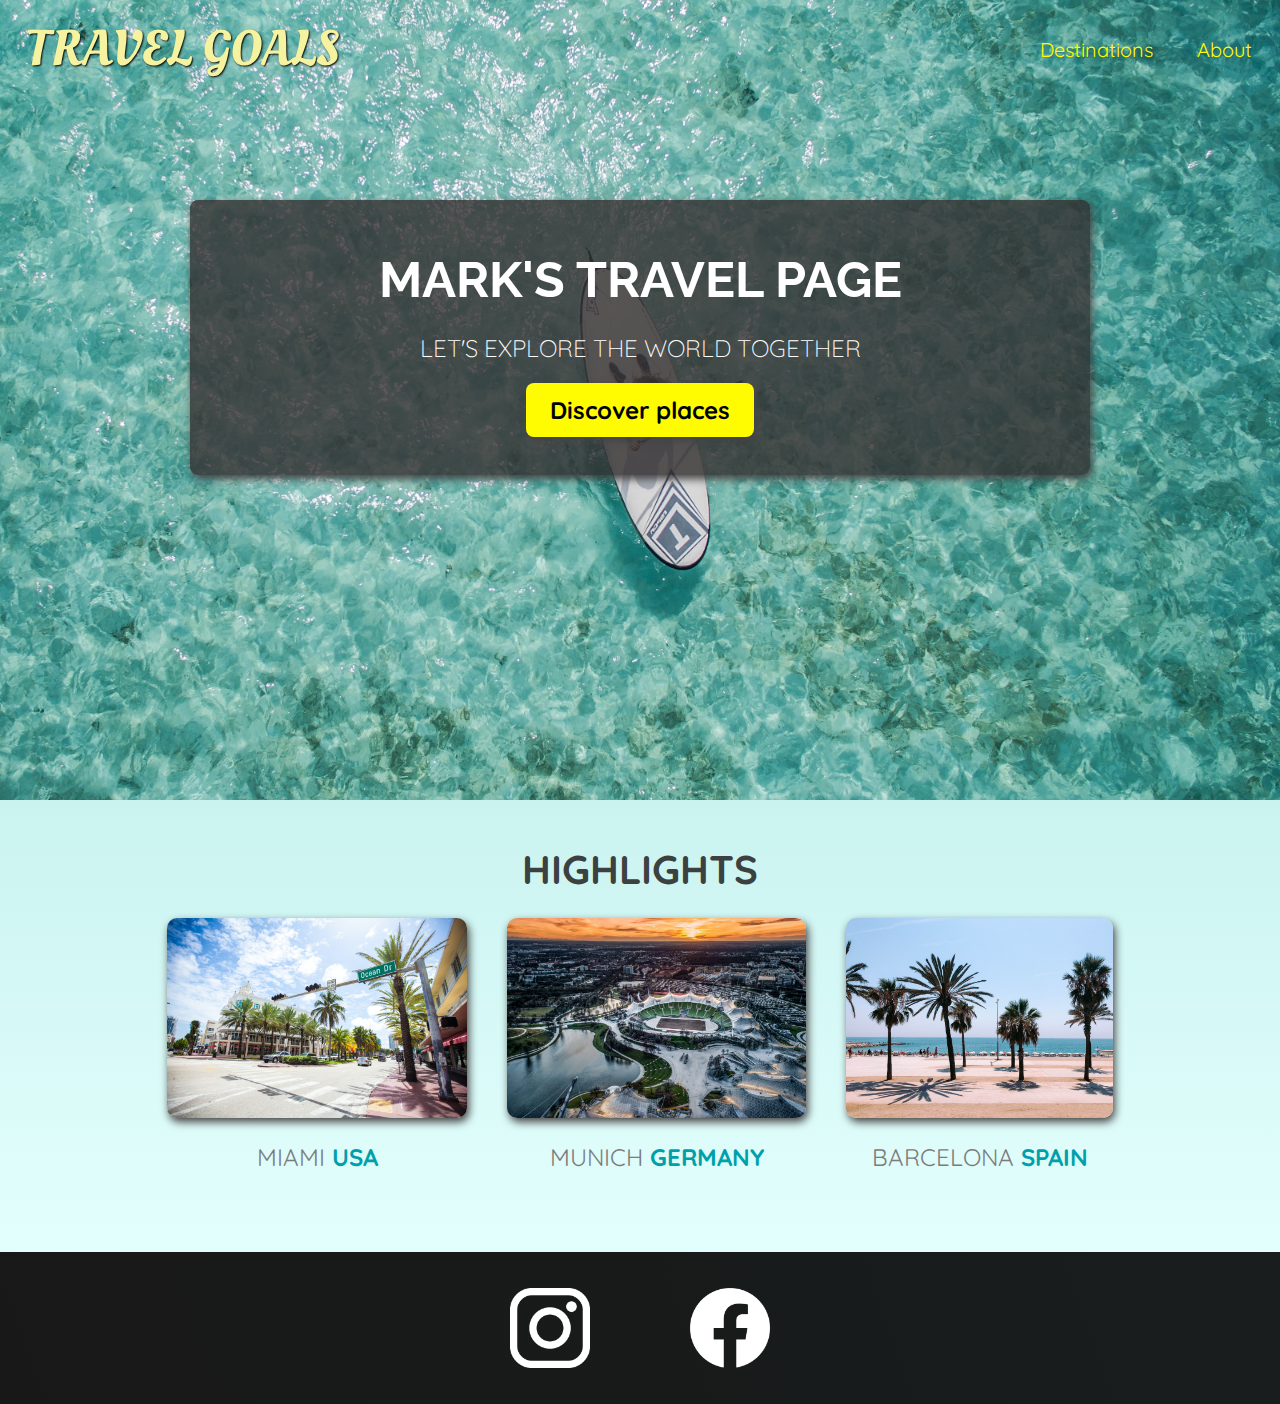
<file: index.html>
<!DOCTYPE html>
<html lang="en">
  <head>
    <meta charset="UTF-8" />
    <link
      href="https://fonts.googleapis.com/css2?family=Raleway:wght@700&family=Oleo+Script:wght@700&family=Quicksand:wght@300;500;700&display=swap"
      rel="stylesheet"
    />
    <link rel="stylesheet" href="shared.css" />
    <link rel="stylesheet" href="styles.css" />
    <title>Travel Goals</title>
  </head>
  <body>
    <header>
      <div id="page-logo">
        <a href="index.html">Travel Goals</a>
      </div>
      <nav>
        <ul>
          <li><a href="places.html">Destinations</a></li>
          <li><a href="">About</a></li>
        </ul>
      </nav>
    </header>
    <main>
      <section id="hero">
        <div id="hero-content">
          <h1>Mark's Travel Page</h1>
          <p>Let's explore the world together</p>
          <a href="places.html">Discover places</a>
        </div>
      </section>
      <section id="highlights">
        <h2>Highlights</h2>
        <ul id="destinations">
          <li class="destination">
            <img
              src="images/places/miami.jpg"
              alt="Miami streets on sunny day"
            />
            <p>Miami <strong>USA</strong></p>
          </li>
          <li class="destination">
            <img
              src="images/places/munich.jpg"
              alt="Munich stadium in winter"
            />
            <p>Munich <strong>Germany</strong></p>
          </li>
          <li class="destination">
            <img
              src="images/places/barcelona.jpg"
              alt="Palm beach in Barcelona"
            />
            <p>Barcelona <strong>Spain</strong></p>
          </li>
        </ul>
      </section>
    </main>
    <footer>
      <ul>
        <li>
          <a href="https://www.instagram.com">
            <img src="images/icons/insta.png" alt="Instagram logo"
          /></a>
        </li>
        <li>
          <a href="https://www.facebook.com">
            <img src="images/icons/facebook.png" alt="Facebook logo" />
          </a>
        </li>
      </ul>
    </footer>
  </body>
</html>
</file>
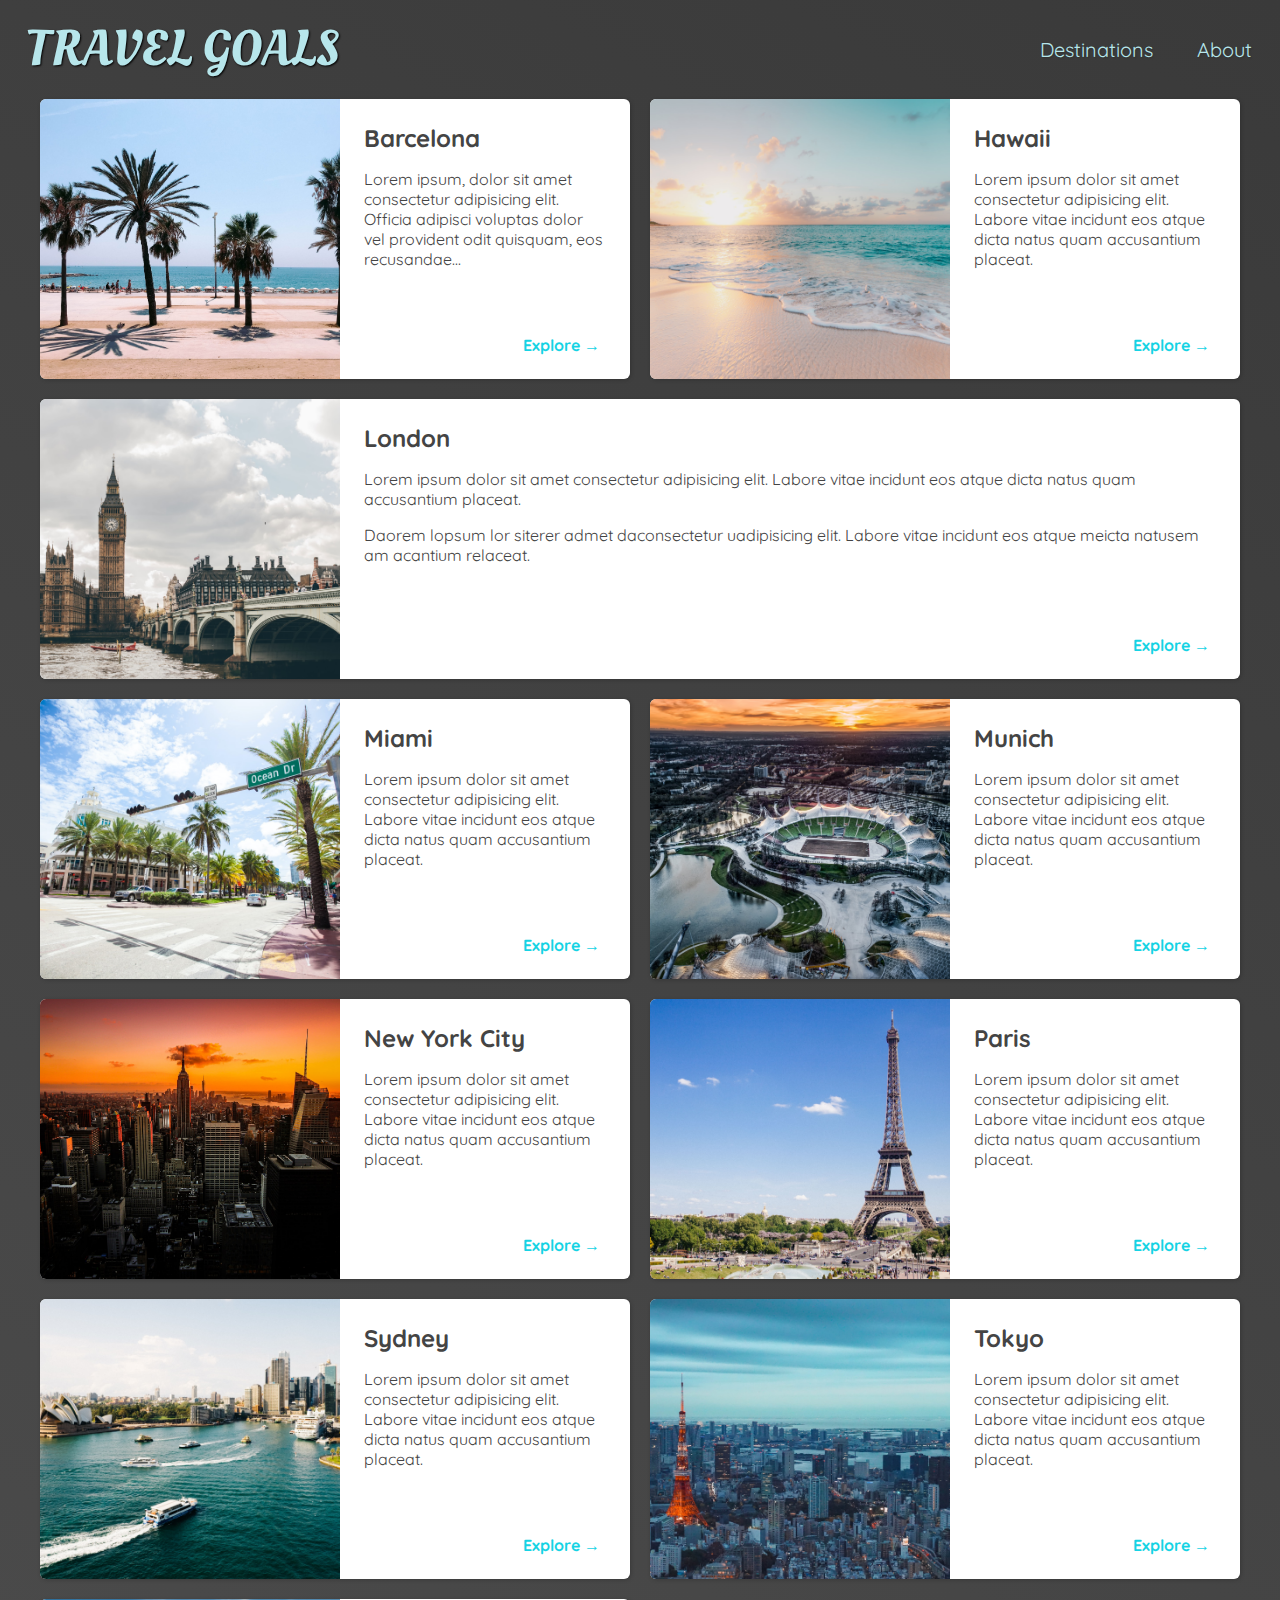
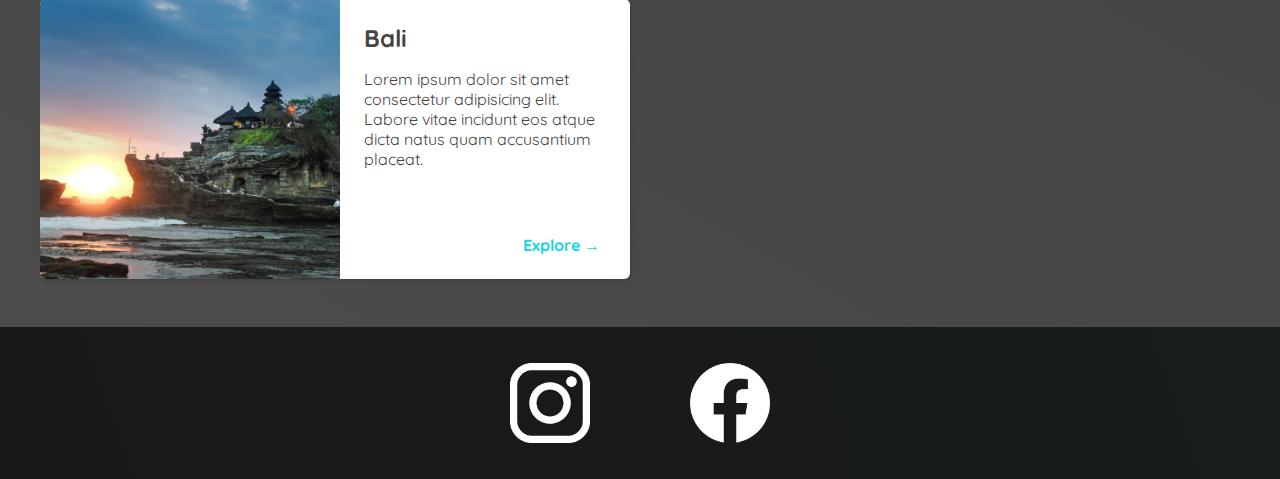
<file: places.html>
<!DOCTYPE html>
<html lang="en">
  <head>
    <meta charset="UTF-8" />
    <link
      href="https://fonts.googleapis.com/css2?family=Raleway:wght@700&family=Oleo+Script:wght@700&family=Quicksand:wght@300;500;700&display=swap"
      rel="stylesheet"
    />
    <link rel="stylesheet" href="shared.css" />
    <link rel="stylesheet" href="places.css" />
    <title>Travel Goals</title>
  </head>
  <body>
    <header>
      <div id="page-logo">
        <a href="index.html">Travel Goals</a>
      </div>
      <nav>
        <ul>
          <li><a href="places.html">Destinations</a></li>
          <li><a href="">About</a></li>
        </ul>
      </nav>
    </header>
    <main>
      <ul>
        <li>
          <img src="images/places/barcelona.jpg" alt="City of Barcelona" />
          <div class="item-content">
            <div>
              <h2>Barcelona</h2>
              <p>
                Lorem ipsum, dolor sit amet consectetur adipisicing elit.
                Officia adipisci voluptas dolor vel provident odit quisquam, eos
                recusandae...
              </p>
            </div>

            <div class="actions">
              <a href="https://en.wikipedia.org/wiki/Barcelona">Explore &#x2192</a>
            </div>
          </div>
        </li>
        <li>
          <img src="images/places/hawaii.jpg" alt="Hawaii beach" />
          <div class="item-content">
            <div>
              <h2>Hawaii</h2>
              <p>
                Lorem ipsum dolor sit amet consectetur adipisicing elit. Labore
                vitae incidunt eos atque dicta natus quam accusantium placeat.
              </p>
            </div>
            <div class="actions">
              <a href="https://en.wikipedia.org/wiki/Hawaii">Explore &#x2192</a>
            </div>
          </div>
        </li>
        <li>
          <img src="images/places/london.jpg" alt="London city" />
          <div class="item-content">
            <div>
              <h2>London</h2>
              <p>
                Lorem ipsum dolor sit amet consectetur adipisicing elit. Labore
                vitae incidunt eos atque dicta natus quam accusantium placeat.
              </p>
              <p>
                Daorem lopsum lor siterer admet daconsectetur uadipisicing elit. Labore
                vitae incidunt eos atque meicta natusem am acantium relaceat.
              </p>
            </div>
            <div class="actions">
              <a href="https://en.wikipedia.org/wiki/London">Explore &#x2192</a>
            </div>
          </div>
        </li>
        <li>
          <img src="images/places/miami.jpg" alt="Miami streets" />
          <div class="item-content">
            <div>
              <h2>Miami</h2>
              <p>
                Lorem ipsum dolor sit amet consectetur adipisicing elit. Labore
                vitae incidunt eos atque dicta natus quam accusantium placeat.
              </p>
            </div>
            <div class="actions">
              <a href="https://en.wikipedia.org/wiki/Miami">Explore &#x2192</a>
            </div>
          </div>
        </li>
        <li>
          <img src="images/places/munich.jpg" alt="Munich football stadium" />
          <div class="item-content">
            <div>
              <h2>Munich</h2>
              <p>
                Lorem ipsum dolor sit amet consectetur adipisicing elit. Labore
                vitae incidunt eos atque dicta natus quam accusantium placeat.
              </p>
            </div>
            <div class="actions">
              <a href="https://en.wikipedia.org/wiki/Munich">Explore &#x2192</a>
            </div>
          </div>
        </li>
        <li>
          <img src="images/places/new-york-city.jpg" alt="New York City skyline" />
          <div class="item-content">
            <div>
              <h2>New York City</h2>
              <p>
                Lorem ipsum dolor sit amet consectetur adipisicing elit. Labore
                vitae incidunt eos atque dicta natus quam accusantium placeat.
              </p>
            </div>
            <div class="actions">
              <a href="https://en.wikipedia.org/wiki/New_York_City"
                >Explore &#x2192</a
              >
            </div>
          </div>
        </li>
        <li>
          <img src="images/places/paris.jpg" alt="Paris city" />
          <div class="item-content">
            <div>
              <h2>Paris</h2>
              <p>
                Lorem ipsum dolor sit amet consectetur adipisicing elit. Labore
                vitae incidunt eos atque dicta natus quam accusantium placeat.
              </p>
            </div>
            <div class="actions">
              <a href="https://en.wikipedia.org/wiki/Paris">Explore &#x2192</a>
            </div>
          </div>
        </li>
        <li>
          <img src="images/places/sydney.jpg" alt="Sydney beach" />
          <div class="item-content">
            <div>
              <h2>Sydney</h2>
              <p>
                Lorem ipsum dolor sit amet consectetur adipisicing elit. Labore
                vitae incidunt eos atque dicta natus quam accusantium placeat.
              </p>
            </div>
            <div class="actions">
              <a href="https://en.wikipedia.org/wiki/Sydney">Explore &#x2192</a>
            </div>
          </div>
        </li>
        <li>
          <img src="images/places/tokyo.jpg" alt="Tokyo skyline" />
          <div class="item-content">
            <div>
              <h2>Tokyo</h2>
              <p>
                Lorem ipsum dolor sit amet consectetur adipisicing elit. Labore
                vitae incidunt eos atque dicta natus quam accusantium placeat.
              </p>
            </div>
            <div class="actions">
              <a href="https://en.wikipedia.org/wiki/Tokyo">Explore &#x2192</a>
            </div>
          </div>
        </li>
        <li>
          <img src="images/places/bali.jpg" alt="Bali beach" />
          <div class="item-content">
            <div>
              <h2>Bali</h2>
              <p>
                Lorem ipsum dolor sit amet consectetur adipisicing elit. Labore
                vitae incidunt eos atque dicta natus quam accusantium placeat.
              </p>
            </div>
            <div class="actions">
              <a href="https://en.wikipedia.org/wiki/Bali">Explore &#x2192</a>
            </div>
          </div>
        </li>
      </ul>
    </main>
    <footer>
      <ul>
        <li>
          <a href="https://www.instagram.com">
            <img src="images/icons/insta.png" alt="Instagram logo"
          /></a>
        </li>
        <li>
          <a href="https://www.facebook.com">
            <img src="images/icons/facebook.png" alt="Facebook logo" />
          </a>
        </li>
      </ul>
    </footer>
  </body>
</html>
</file>
<file: shared.css>
body {
  font-family: "Quicksand", sans-serif;
  margin: 0;
}

ul {
  list-style: none;
  margin: 0;
  padding: 0;
}
header {
  display: flex;
  justify-content: space-between;
  align-items: center;
  padding: 15px 16px;
  position: absolute;
  width: 100%;
  top: 0;
  left: 0;
  box-sizing: border-box;
}
#page-logo a {
  padding: 10px;
  font-family: "Oleo Script", sans-serif;
  color: rgb(245, 243, 160);
  font-size: 50px;
  text-decoration: none;
  text-transform: uppercase;
  text-shadow: 1px 1px 2px rgb(0, 0, 0);
}
header ul {
  display: flex;
}
header li {
  margin-left: 20px;
}

header a {
  color: rgb(255, 251, 0);
  text-decoration: none;
  font-size: 20px;
  padding: 12px;
  text-shadow: 1px 1px 2px rgba(0, 0, 0, 0.2);
  border-radius: 6px;
}

nav a:hover {
  color: rgb(77, 77, 77);
  background-color: rgb(255, 251, 0);
}

footer {
  background: linear-gradient(70deg, rgb(24, 24, 24), rgb(25, 29, 29));
  padding: 36px;
}

footer ul {
  display: flex;
  justify-content: center;
  /* padding: 40px; */
}

footer li {
  width: 80px;
  height: 80px;
  margin: 0 50px;
}

footer img {
  width: 100%;
  height: 100%;
}
</file>
<file: styles.css>
#hero {
  height: 800px;
  background-image: url("images/places/ocean.jpg");
  background-position: center;
  background-size: cover;
}
#hero-content {
  width: 900px;
  background-color: rgba(51, 47, 47, 0.8);
  box-shadow: 2px 4px 8px rgb(68, 67, 67);
  border-radius: 8px;
  text-align: center;
  padding: 50px 0;
  margin: auto;
  position: relative;
  top: 200px;
}

#hero-content h1 {
  color: white;
  text-transform: uppercase;
  font-size: 50px;
  font-family: "Raleway", sans-serif;
  margin: 0;
}

#hero-content p {
  color: white;
  text-transform: uppercase;
  font-size: 24px;
  font-weight: 300;
  margin-bottom: 32px;
}

#hero-content a {
  text-decoration: none;
  background-color: rgb(255, 251, 0);
  padding: 12px 24px;
  color: black;
  font-size: 24px;
  font-weight: bold;
  border-radius: 8px;
  box-shadow: 2px 4px 8px rgb(68, 67, 67);
}

#hero-content a:hover {
  background-color: rgb(255, 238, 0);
}

#highlights {
  padding: 20px;
  background: linear-gradient(0deg, rgb(227, 255, 253), rgb(202, 243, 240));
}

#highlights h2 {
  text-transform: uppercase;
  text-align: center;
  font-size: 40px;
  color: rgb(59, 65, 64);
  margin: 24px 0;
}
#destinations {
  display: flex;
  width: 90%;
  margin: auto;
  margin-bottom: 40px;
  justify-content: center;
}

.destination {
  margin: 0 20px;
  text-transform: uppercase;
}

.destination p {
  text-align: center;
  font-size: 24px;
  color: rgb(124, 123, 123);
  margin: 20px 0;
}

.destination img {
  height: 200px;
  width: 100%;
  box-shadow: 2px 4px 8px rgb(68, 67, 67);
  border-radius: 10px;
  object-fit: cover;
}

.destination strong {
  color: rgb(0, 160, 170);
}
</file>
<file: places.css>
body {
  background: linear-gradient(30deg, rgb(77, 77, 77), rgb(58, 58, 58));
  color: rgb(68, 68, 68);
}

#page-logo a {
  color: rgb(183, 230, 235);
}

header {
  position: static;
}

header a {
  color: rgb(183, 230, 235);
}

header nav a:hover {
  background-color: rgb(183, 230, 235);
  color: rgb(59, 59, 59);
}
main ul {
  width: 1200px;
  margin: 0 auto 48px auto;
  display: grid;
  grid-template-columns: 1fr 1fr;
  gap: 20px 20px;
}

main li {
  display: flex;
  background-color: white;
  box-shadow: 1px 1px 4px rgba(0, 0, 0, 0.2);
  border-radius: 6px;
  overflow: hidden;
}
main li img {
  width: 300px;
  height: 280px;
  object-fit: cover;
}

.item-content {
  padding: 24px;
  display: flex;
  flex-direction: column;
  justify-content: space-between;
}

.item-content h2 {
  margin: 0;
}

.actions {
  text-align: right;
}

.actions a {
  text-decoration: none;
  padding: 6px;
  color: rgb(22, 211, 228);
  border-radius: 5px;
  font-weight: bold;
}

.actions a:hover {
  background-color: rgb(235, 253, 255);
}

main li:nth-of-type(3) {
  grid-column: 1 / span 2;
}
</file>
